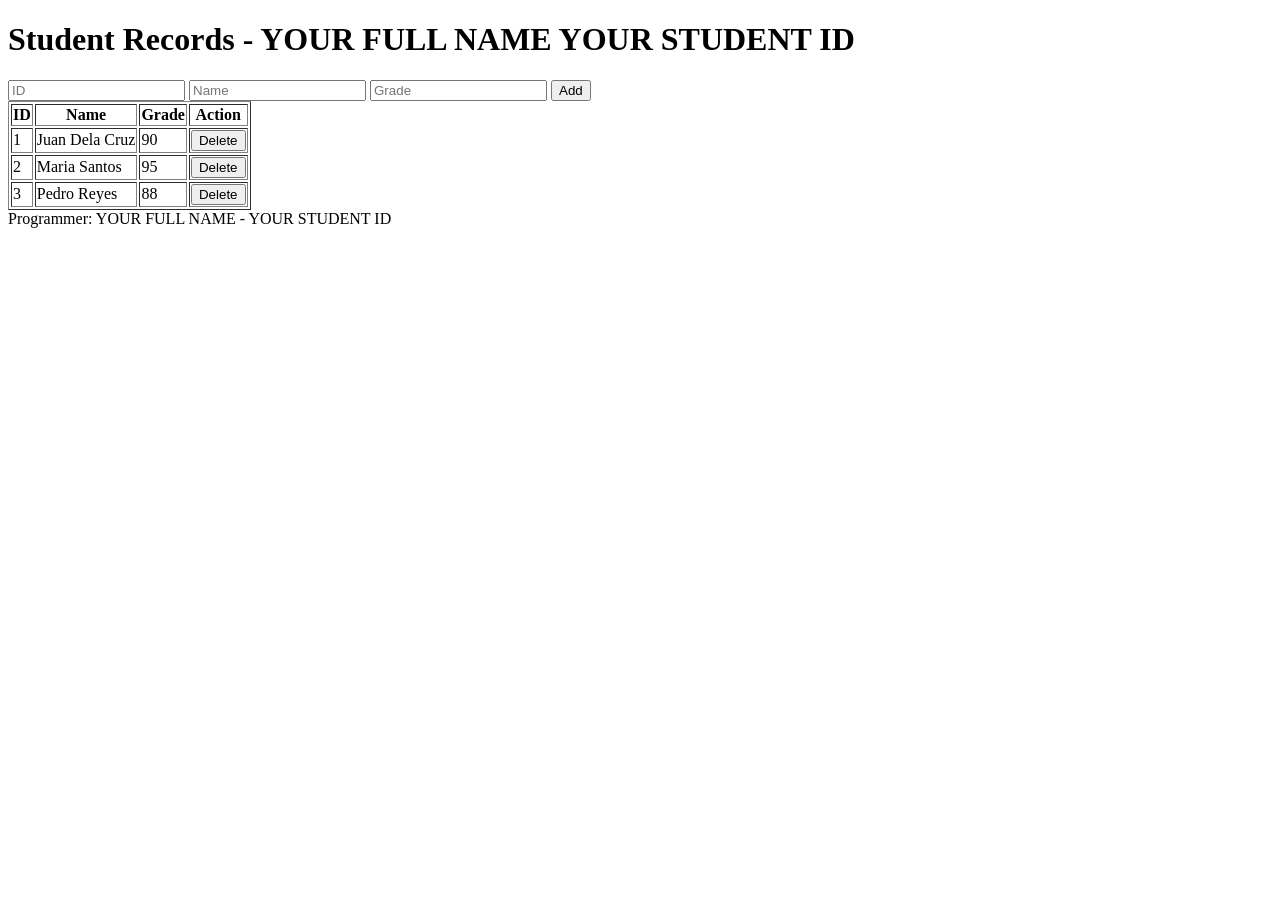
<file: jsExamPrelim/index.html>
<!DOCTYPE html>
<html>
<head>
    <title>Student Records</title>
</head>
<body>

<h1>Student Records - YOUR FULL NAME YOUR STUDENT ID</h1>

<input id="id" placeholder="ID">
<input id="name" placeholder="Name">
<input id="grade" placeholder="Grade">
<button onclick="addRecord()">Add</button>

<table border="1">
    <thead>
        <tr>
            <th>ID</th><th>Name</th><th>Grade</th><th>Action</th>
        </tr>
    </thead>
    <tbody id="tableBody"></tbody>
</table>

<footer>
    Programmer: YOUR FULL NAME - YOUR STUDENT ID
</footer>

<script src="script.js"></script>
</body>
</html>
</file>
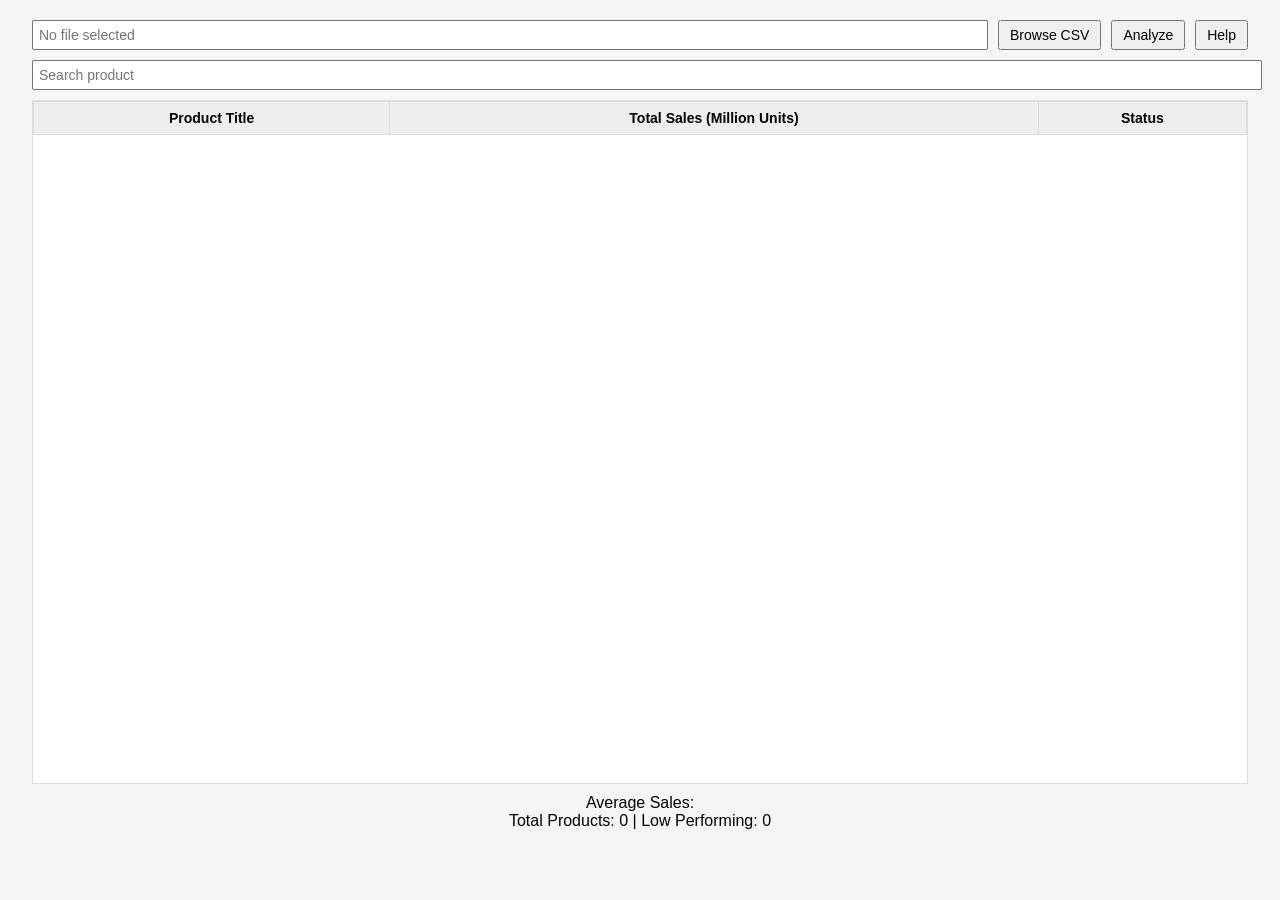
<file: MIDTERM-Lab-1/Js_mdtm/index.html>
<!DOCTYPE html>
<html lang="en">
<head>
<meta charset="UTF-8">
<meta name="viewport" content="width=device-width, initial-scale=1.0">
<title>Low Performing Products</title>

<style>
body { font-family: 'Segoe UI', sans-serif; background: #f5f5f5; margin:0; padding:0; }

.container { width: 95%; margin: 20px auto; display:flex; flex-direction:column; height:90vh; }

.top-panel { display:flex; gap:10px; margin-bottom:10px; }
.top-panel input[type=text] { flex:1; padding:5px; font-size:14px; }
.top-panel button { padding:5px 10px; font-size:14px; cursor:pointer; }

#searchField { width:100%; padding:5px; margin-bottom:10px; font-size:14px; }

.table-container { flex:1; overflow:auto; border:1px solid #ddd; background:white; }

table { width:100%; border-collapse: collapse; font-size:14px; }
th, td { border:1px solid #ddd; padding:8px; text-align:center; }
th { background:#eee; position: sticky; top:0; z-index:1; }

tr.low { background: rgb(255,220,220); }

.bottom-panel { text-align:center; margin-top:10px; font-size:16px; }

/* Help Modal */
.modal {
    display:none;
    position:fixed;
    top:0; left:0;
    width:100%; height:100%;
    background:rgba(0,0,0,0.5);
    justify-content:center;
    align-items:center;
}

.modal-content {
    background:white;
    width:400px;
    padding:20px;
    border-radius:8px;
}

.modal-content h3 {
    margin-top:0;
}

.close-btn {
    margin-top:15px;
    padding:5px 10px;
    cursor:pointer;
}
</style>
</head>

<body>
<div class="container">

    <!-- Top Panel -->
    <div class="top-panel">
        <input type="text" id="pathField" placeholder="No file selected" readonly>
        <button id="browseBtn">Browse CSV</button>
        <button id="analyzeBtn">Analyze</button>
        <button id="helpBtn">Help</button>
        <input type="file" id="fileInput" accept=".csv" style="display:none">
    </div>

    <!-- Search -->
    <input type="text" id="searchField" placeholder="Search product">

    <!-- Table -->
    <div class="table-container">
        <table id="dataTable">
            <thead>
                <tr>
                    <th>Product Title</th>
                    <th>Total Sales (Million Units)</th>
                    <th>Status</th>
                </tr>
            </thead>
            <tbody></tbody>
        </table>
    </div>

    <!-- Bottom Panel -->
    <div class="bottom-panel">
        <div id="averageLabel">Average Sales: </div>
        <div id="summaryLabel">Total Products: 0 | Low Performing: 0</div>
    </div>
</div>

<!-- Help Modal -->
<div class="modal" id="helpModal">
    <div class="modal-content">
        <h3>Program Instructions</h3>
        <p>
        1. Click <b>Browse CSV</b> to select your dataset file.<br><br>
        2. The CSV must contain:<br>
        &nbsp;&nbsp;- <b>title</b> column<br>
        &nbsp;&nbsp;- <b>total_sales</b> column<br><br>
        3. Click <b>Analyze</b> to process the file.<br><br>
        4. Products below the average sales will be marked as <b>LOW</b> and highlighted in light red.<br><br>
        5. Use the search bar to filter products.
        </p>
        <button class="close-btn" id="closeHelp">Close</button>
    </div>
</div>

<script>

// Stores product title and total sales
class DataRecord {
    constructor(title, sales) {
        this.title = title;
        this.totalSales = sales;
    }

    addSales(sales) {
        this.totalSales += sales;
    }
}

// DOM elements
const browseBtn = document.getElementById('browseBtn');
const analyzeBtn = document.getElementById('analyzeBtn');
const helpBtn = document.getElementById('helpBtn');
const closeHelp = document.getElementById('closeHelp');
const helpModal = document.getElementById('helpModal');

const fileInput = document.getElementById('fileInput');
const pathField = document.getElementById('pathField');
const dataTable = document.getElementById('dataTable').querySelector('tbody');
const averageLabel = document.getElementById('averageLabel');
const summaryLabel = document.getElementById('summaryLabel');
const searchField = document.getElementById('searchField');

let dataRecords = [];

// Open file selector
browseBtn.addEventListener('click', () => fileInput.click());

fileInput.addEventListener('change', () => {
    if (fileInput.files.length > 0)
        pathField.value = fileInput.files[0].name;
});

// Analyze CSV
analyzeBtn.addEventListener('click', () => {
    if (!fileInput.files[0])
        return alert("Please select a CSV file.");

    const reader = new FileReader();
    reader.onload = e => processCSV(e.target.result);
    reader.readAsText(fileInput.files[0]);
});

// Search filter
searchField.addEventListener('input', () => {
    const q = searchField.value.toLowerCase();
    [...dataTable.rows].forEach(row => {
        row.style.display =
            row.cells[0].innerText.toLowerCase().includes(q) ? '' : 'none';
    });
});

// Show help modal
helpBtn.addEventListener('click', () => {
    helpModal.style.display = 'flex';
});

// Close help modal
closeHelp.addEventListener('click', () => {
    helpModal.style.display = 'none';
});

// Parses CSV line safely
function parseCSVLine(line) {
    const result = [];
    let sb = '';
    let inQuotes = false;

    for (let c of line) {
        if (c === '"') inQuotes = !inQuotes;
        else if (c === ',' && !inQuotes) {
            result.push(sb.trim());
            sb = '';
        } else {
            sb += c;
        }
    }
    result.push(sb.trim());
    return result;
}

// Processes CSV file content
function processCSV(csvText) {

    dataRecords = [];
    dataTable.innerHTML = '';

    const lines = csvText.split(/\r?\n/);
    if (lines.length <= 1)
        return alert("CSV is empty or has no data.");

    const headers = parseCSVLine(lines[0]);

    const titleIndex = headers.findIndex(h =>
        h.toLowerCase() === 'title');

    const salesIndex = headers.findIndex(h =>
        h.toLowerCase() === 'total_sales');

    if (titleIndex === -1 || salesIndex === -1)
        return alert("CSV must have 'title' and 'total_sales' columns.");

    let totalSales = 0;

    for (let i = 1; i < lines.length; i++) {

        if (!lines[i].trim()) continue;

        const parts = parseCSVLine(lines[i]);
        if (parts.length <= salesIndex) continue;

        const title = parts[titleIndex].replace(/"/g, '');

        let sales = parseFloat(
            parts[salesIndex]
                .replace(/,/g, '')
                .replace(/"/g, '')
        );

        if (isNaN(sales)) continue;

        let record = dataRecords.find(r => r.title === title);

        if (record)
            record.addSales(sales);
        else {
            record = new DataRecord(title, sales);
            dataRecords.push(record);
        }

        totalSales += sales;
    }

    const average = totalSales / dataRecords.length;
    let lowCount = 0;

    const sorted = [...dataRecords]
        .sort((a, b) => a.totalSales - b.totalSales);

    sorted.forEach(r => {

        const status = r.totalSales < average ? 'LOW' : 'OK';

        if (status === 'LOW') lowCount++;

        const row = dataTable.insertRow();
        row.insertCell().innerText = r.title;
        row.insertCell().innerText = r.totalSales.toFixed(2);
        row.insertCell().innerText = status;

        if (status === 'LOW')
            row.classList.add('low');
    });

    averageLabel.innerText =
        `Average Sales: ${average.toFixed(2)} Million Units`;

    summaryLabel.innerText =
        `Total Products: ${dataRecords.length} | Low Performing: ${lowCount}`;
}

</script>
</body>
</html>
</file>
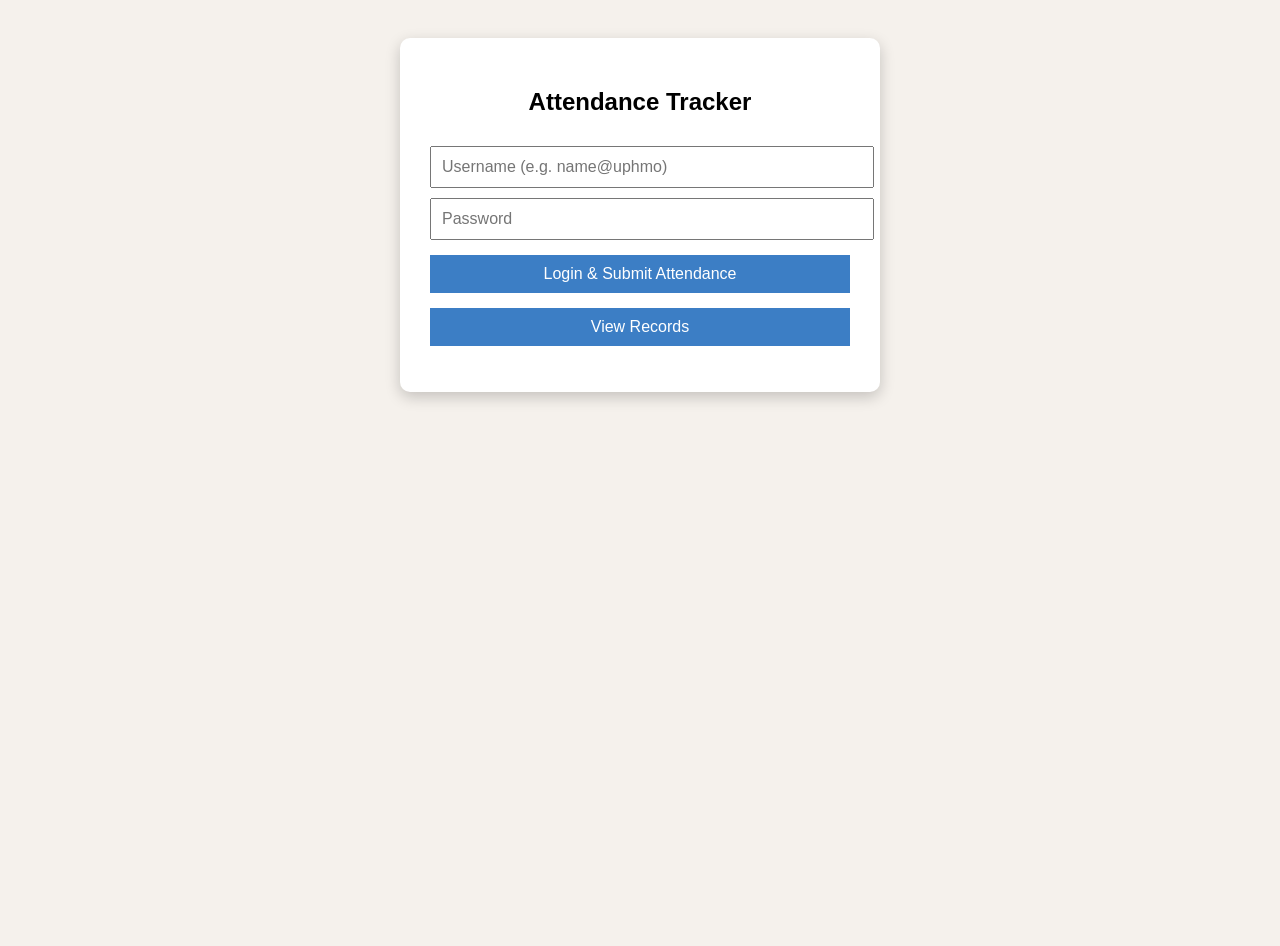
<file: login.html>
<!DOCTYPE html>
<html lang="en">
<head>
<meta charset="UTF-8">
<title>Attendance Tracker</title>
<style>
body {
    font-family: "Segoe UI", sans-serif;
    background: #f5f1ec;
    display: flex;
    justify-content: center;
    align-items: flex-start;
    height: 100vh;
    padding-top: 30px;
}
.box {
    background: white;
    padding: 30px;
    width: 420px;
    border-radius: 10px;
    box-shadow: 0 5px 15px rgba(0,0,0,0.2);
}
h2 { text-align: center; }
input { width: 100%; padding: 10px; margin-top: 10px; font-size: 16px; }
button { width: 100%; margin-top: 15px; padding: 10px; font-size: 16px; background: #3c7ec5; color: white; border: none; cursor: pointer; }
button:hover { opacity: 0.9; }
#userInfo { margin-top: 10px; font-weight: bold; text-align: center; }
#recordsTable {
    border-collapse: collapse;
    width: 100%;
    margin-top: 20px;
    display: none;
}
#recordsTable th, #recordsTable td { border: 1px solid #ddd; padding: 8px; font-size: 14px; }
#recordsTable th { background-color: #ffb74d; color: white; text-align: left; }
.modal {
    display: none;
    position: fixed;
    z-index: 1000;
    left: 0; top: 0;
    width: 100%; height: 100%;
    background-color: rgba(0,0,0,0.4);
    justify-content: center;
    align-items: center;
}
.modal-content {
    background-color: white;
    padding: 20px;
    border-radius: 10px;
    min-width: 250px;
    text-align: center;
}
.modal-content.success { border: 3px solid green; }
.modal-content.error { border: 3px solid red; }
.modal button { width: auto; margin-top: 15px; }
</style>
</head>
<body>

<div class="box">
    <h2>Attendance Tracker</h2>
    <input type="text" id="username" placeholder="Username (e.g. name@uphmo)">
    <input type="password" id="password" placeholder="Password">
    <button onclick="login()">Login & Submit Attendance</button>
    <button onclick="toggleRecords()">View Records</button>
    <p id="userInfo"></p>

    <table id="recordsTable">
        <thead>
            <tr>
                <th>Name</th>
                <th>Course</th>
                <th>Time In</th>
            </tr>
        </thead>
        <tbody></tbody>
    </table>
</div>

<!-- Modal Notification -->
<div id="modal" class="modal">
    <div class="modal-content" id="modalContent">
        <p id="modalMessage"></p>
        <button onclick="closeModal()">OK</button>
    </div>
</div>

<!-- ERROR SOUND -->
<audio id="beep" src="C:\Users\zeus\Documents\2nSEMprog\AttendanceTracker\prog2\chime.mp3"></audio>

<script>
/* ===== USERS DATABASE ===== */
let usersDB = {
    "justin@uphmo": {password: "1234", realName: "Justin Laxa", course: "BSCS - Data Science"},
    "cyrus@uphmo": {password: "abcd", realName: "Cyrus Magbanua", course: "BSIT - Game Development"},
    "price@uphmo": {password: "5678", realName: "Priceah Guzman", course: "BSIT - Game Development"},
    "bill@uphmo": {password: "efgh", realName: "Bill Griar", course: "BSCS - Data Science"},
    "migs@uphmo": {password: "91011", realName: "Migs Urbino", course: "BSCS - Data Science"},
    "charles@rtu": {password: "ijkl", realName: "Charles Monter", course: "BSEE - Electrical Engineering"},
    "mario@umak": {password: "mariojudah", realName: "Mario Torio", course: "BSSM - Sports Management"},
    "anth@rtu": {password: "nonchalant", realName: "Anthony Corocoto", course: "BSCE - Civil Engineering"},
    "lijah@dlsu": {password: "hypebeast", realName: "Elijah Linsoco", course: "BSP - Psychology"}
};

let attendanceRecords = [];

/* ===== MODAL FUNCTIONS ===== */
function showModal(message, type="success"){
    const modal = document.getElementById("modal");
    const modalContent = document.getElementById("modalContent");
    const modalMessage = document.getElementById("modalMessage");
    modalMessage.innerText = message;
    modalContent.className = `modal-content ${type}`;
    modal.style.display = "flex";
}
function closeModal(){ document.getElementById("modal").style.display = "none"; }

/* ===== LOGIN & SUBMIT ATTENDANCE ===== */
function login() {
    const username = document.getElementById("username").value.trim();
    const password = document.getElementById("password").value.trim();

    if(usersDB[username] && usersDB[username].password === password){
        if(attendanceRecords.some(r => r.username === username)){
            showModal("This user has already submitted attendance!", "error");
            return;
        }
        const user = usersDB[username];
        const now = new Date();
        const timeIn = now.getFullYear()+"-"+String(now.getMonth()+1).padStart(2,"0")+"-"+String(now.getDate()).padStart(2,"0")+
                       " "+String(now.getHours()).padStart(2,"0")+":"+String(now.getMinutes()).padStart(2,"0")+":"+String(now.getSeconds()).padStart(2,"0");
        attendanceRecords.push({username, realName: user.realName, course: user.course, timeIn});
        document.getElementById("userInfo").innerText = `Name: ${user.realName} | Course: ${user.course} | Time: ${timeIn}`;
        showModal("Login and attendance submitted successfully!", "success");
        document.getElementById("username").value = "";
        document.getElementById("password").value = "";
        // auto-collapse table if open
        document.getElementById("recordsTable").style.display = "none";
    } else {
        const beep = document.getElementById("beep");
        beep.currentTime = 0;
        beep.play();
        showModal("Invalid username or password!", "error");
    }
}

/* ===== COLLAPSIBLE VIEW RECORDS ===== */
function toggleRecords() {
    const table = document.getElementById("recordsTable");
    if (table.style.display === "none" || table.style.display === "") {
        // Fill table
        const tbody = table.querySelector("tbody");
        tbody.innerHTML = "";
        attendanceRecords.forEach(r=>{
            const tr = document.createElement("tr");
            tr.innerHTML = `<td>${r.realName}</td><td>${r.course}</td><td>${r.timeIn}</td>`;
            tbody.appendChild(tr);
        });
        table.style.display = "table";
    } else {
        table.style.display = "none";
    }
}

/* ===== ENTER KEY BEHAVIORS ===== */
document.getElementById("username").addEventListener("keydown", e => {
    if(e.key === "Enter") document.getElementById("password").focus();
});
document.getElementById("password").addEventListener("keydown", e => {
    if(e.key === "Enter") login();
});
</script>
</body>
</html>
</file>
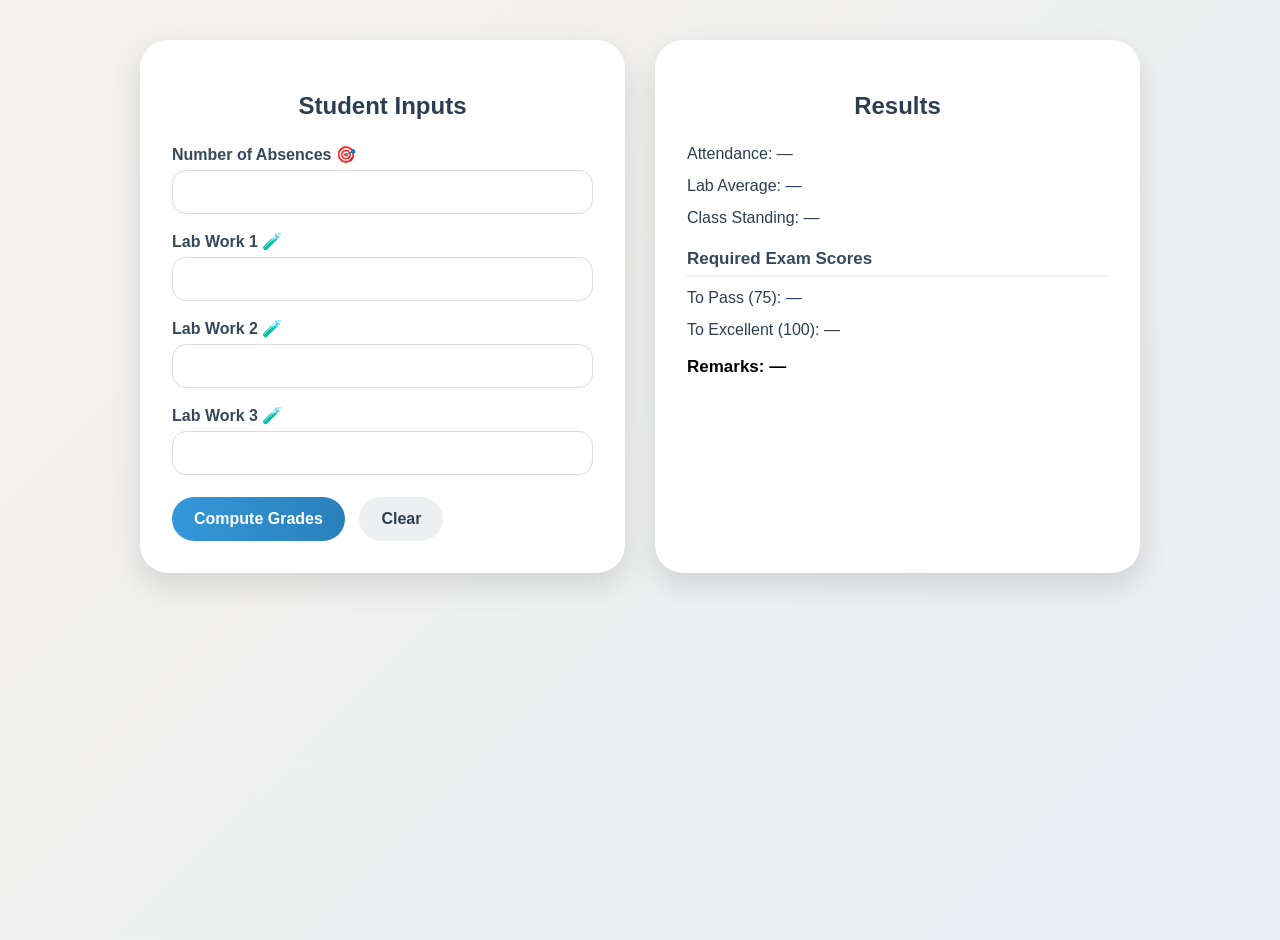
<file: PrelimLabWork3/gradeComp.html>
<!DOCTYPE html>
<html lang="en">
<head>
<meta charset="UTF-8">
<title>Prelim Grade Calculator</title>
<style>
    body {
        font-family: "Segoe UI", sans-serif;
        background: linear-gradient(135deg, #f5f1ec, #e8eef3);
        display: flex;
        justify-content: center;
        align-items: flex-start;
        min-height: 100vh;
        padding-top: 40px;
        margin: 0;
    }

    .container {
        display: flex;
        gap: 30px;
        max-width: 1000px;
        width: 100%;
    }

    .panel {
        background: white;
        border-radius: 28px;
        padding: 32px;
        flex: 1;
        box-shadow: 0 12px 30px rgba(0,0,0,0.12);
    }

    .panel h2 {
        text-align: center;
        margin-bottom: 25px;
        font-weight: 700;
        color: #2c3e50;
    }

    .section-title {
        margin-top: 22px;
        margin-bottom: 12px;
        font-weight: 700;
        font-size: 17px;
        color: #34495e;
        border-bottom: 2px solid #ecf0f1;
        padding-bottom: 6px;
    }

    .input-row {
        display: flex;
        flex-direction: column;
        margin-bottom: 18px;
    }

    .input-row label {
        font-weight: 600;
        margin-bottom: 6px;
        color: #34495e;
    }

    .input-row input {
        padding: 12px;
        border-radius: 14px;
        border: 1px solid #dcdcdc;
        font-size: 16px;
    }

    .btn {
        padding: 13px 22px;
        border: none;
        border-radius: 22px;
        color: white;
        font-weight: bold;
        font-size: 16px;
        cursor: pointer;
        margin-right: 10px;
    }

    .btn-gradient {
        background: linear-gradient(to right, #3498db, #2980b9);
    }

    .btn-clear {
        background: #ecf0f1;
        color: #2c3e50;
    }

    .result-row {
        margin-bottom: 14px;
        font-size: 16px;
        color: #2c3e50;
    }

    .remark {
        font-weight: bold;
        margin-top: 18px;
        font-size: 17px;
    }
</style>
</head>
<body>
<div class="container">

    <div class="panel">
        <h2>Student Inputs</h2>

        <div class="input-row">
            <label for="attendance">Number of Absences 🎯</label>
            <input type="number" id="attendance" min="0">
        </div>

        <div class="input-row">
            <label for="lab1">Lab Work 1 🧪</label>
            <input type="number" id="lab1" min="0" max="100">
        </div>

        <div class="input-row">
            <label for="lab2">Lab Work 2 🧪</label>
            <input type="number" id="lab2" min="0" max="100">
        </div>

        <div class="input-row">
            <label for="lab3">Lab Work 3 🧪</label>
            <input type="number" id="lab3" min="0" max="100">
        </div>

        <div style="margin-top:22px;">
            <button class="btn btn-gradient" id="computeBtn">Compute Grades</button>
            <button class="btn btn-clear" id="clearBtn">Clear</button>
        </div>
    </div>

    <div class="panel">
        <h2>Results</h2>

        <div class="result-row" id="attendanceResult">Attendance: —</div>
        <div class="result-row" id="labAvgResult">Lab Average: —</div>
        <div class="result-row" id="classStandingResult">Class Standing: —</div>

        <div class="section-title">Required Exam Scores</div>
        <div class="result-row" id="passExamResult">To Pass (75): —</div>
        <div class="result-row" id="excellentExamResult">To Excellent (100): —</div>

        <div class="remark" id="remarksResult">Remarks: —</div>
    </div>

</div>

<script>
    const attendanceField = document.getElementById('attendance');
    const lab1Field = document.getElementById('lab1');
    const lab2Field = document.getElementById('lab2');
    const lab3Field = document.getElementById('lab3');

    const attendanceResult = document.getElementById('attendanceResult');
    const labAvgResult = document.getElementById('labAvgResult');
    const classStandingResult = document.getElementById('classStandingResult');
    const passExamResult = document.getElementById('passExamResult');
    const excellentExamResult = document.getElementById('excellentExamResult');
    const remarksResult = document.getElementById('remarksResult');

    const computeBtn = document.getElementById('computeBtn');
    const clearBtn = document.getElementById('clearBtn');

    function clamp(value){
        return Math.min(100, Math.max(0, value));
    }

    function computeGrades() {
        const absences = parseInt(attendanceField.value);
        const lab1 = parseInt(lab1Field.value);
        const lab2 = parseInt(lab2Field.value);
        const lab3 = parseInt(lab3Field.value);

        if (
            isNaN(absences) || absences < 0 ||
            isNaN(lab1) || lab1 < 0 || lab1 > 100 ||
            isNaN(lab2) || lab2 < 0 || lab2 > 100 ||
            isNaN(lab3) || lab3 < 0 || lab3 > 100
        ) {
            remarksResult.textContent = "Remarks: Invalid input ❌";
            remarksResult.style.color = "red";
            return;
        }

        if (absences >= 4) {
            attendanceResult.textContent = "Attendance: Failed";
            labAvgResult.textContent = "Lab Average: —";
            classStandingResult.textContent = "Class Standing: —";
            passExamResult.textContent = "To Pass (75): —";
            excellentExamResult.textContent = "To Excellent (100): —";
            remarksResult.textContent = "Remarks: Failed due to absences ❌";
            remarksResult.style.color = "red";
            return;
        }

        const attendanceScore = clamp(100 - (absences * 10));
        const attendanceWeighted = attendanceScore * 0.40;

        const labAvg = Math.round((lab1 + lab2 + lab3) / 3);
        const labWeighted = labAvg * 0.60;

        const classStanding = Math.round(attendanceWeighted + labWeighted);

        const requiredPassExam = Math.round(
            clamp((75 - (classStanding * 0.30)) / 0.70)
        );

        const requiredExcellentExam = Math.round(
            clamp((100 - (classStanding * 0.30)) / 0.70)
        );

        attendanceResult.textContent = `Attendance: ${attendanceScore}`;
        labAvgResult.textContent = `Lab Average: ${labAvg}`;
        classStandingResult.textContent = `Class Standing: ${classStanding}`;
        passExamResult.textContent = `To Pass (75): ${requiredPassExam}`;
        excellentExamResult.textContent = `To Excellent (100): ${requiredExcellentExam}`;

        if(classStanding >= 75){
            remarksResult.textContent = "Remarks: Good standing ✅";
            remarksResult.style.color = "green";
        } else {
            remarksResult.textContent = "Remarks: Below passing ❌";
            remarksResult.style.color = "red";
        }
    }

    function clearFields(){
        attendanceField.value = "";
        lab1Field.value = "";
        lab2Field.value = "";
        lab3Field.value = "";
        attendanceResult.textContent = "Attendance: —";
        labAvgResult.textContent = "Lab Average: —";
        classStandingResult.textContent = "Class Standing: —";
        passExamResult.textContent = "To Pass (75): —";
        excellentExamResult.textContent = "To Excellent (100): —";
        remarksResult.textContent = "Remarks: —";
        remarksResult.style.color = "#2c3e50";
    }

    computeBtn.addEventListener('click', computeGrades);
    clearBtn.addEventListener('click', clearFields);

    attendanceField.addEventListener('keydown', e => {
        if(e.key === "Enter") lab1Field.focus();
    });
    lab1Field.addEventListener('keydown', e => {
        if(e.key === "Enter") lab2Field.focus();
    });
    lab2Field.addEventListener('keydown', e => {
        if(e.key === "Enter") lab3Field.focus();
    });
    lab3Field.addEventListener('keydown', e => {
        if(e.key === "Enter") computeGrades();
    });
</script>
</body>
</html>
</file>
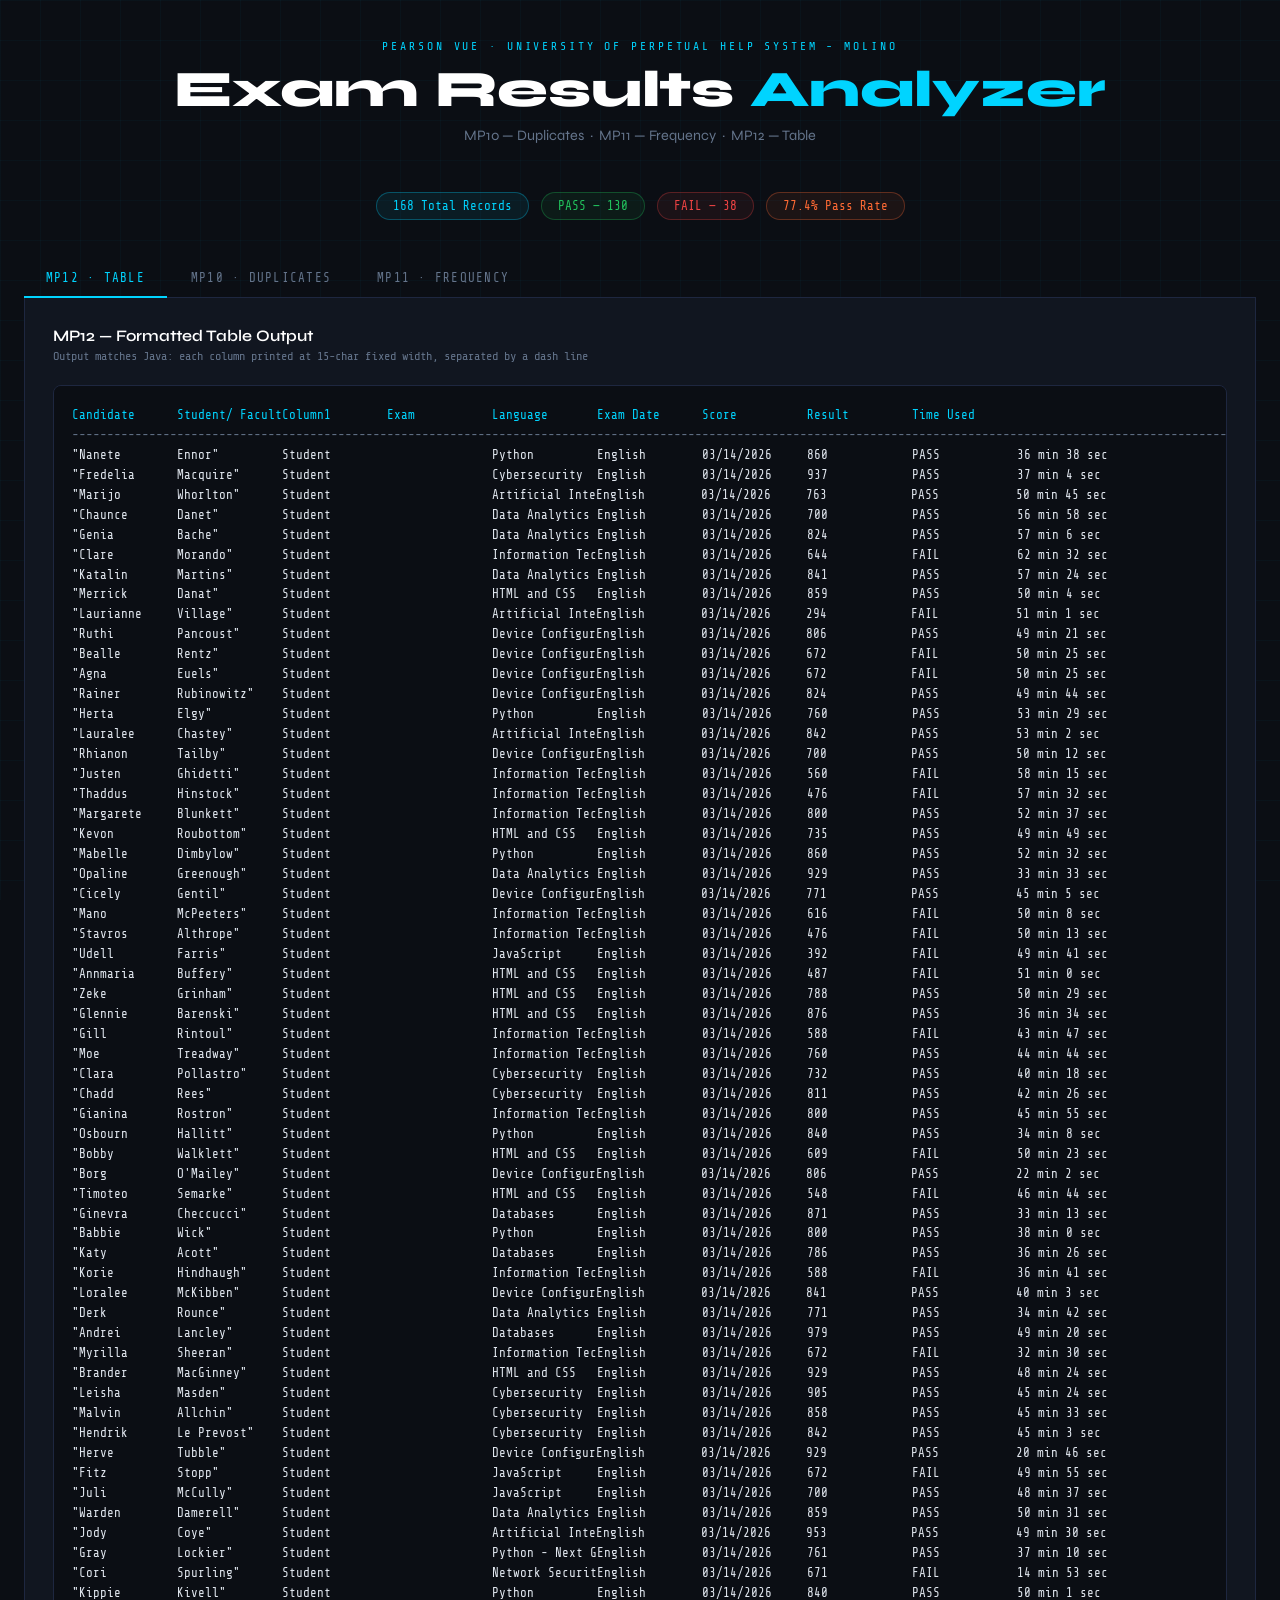
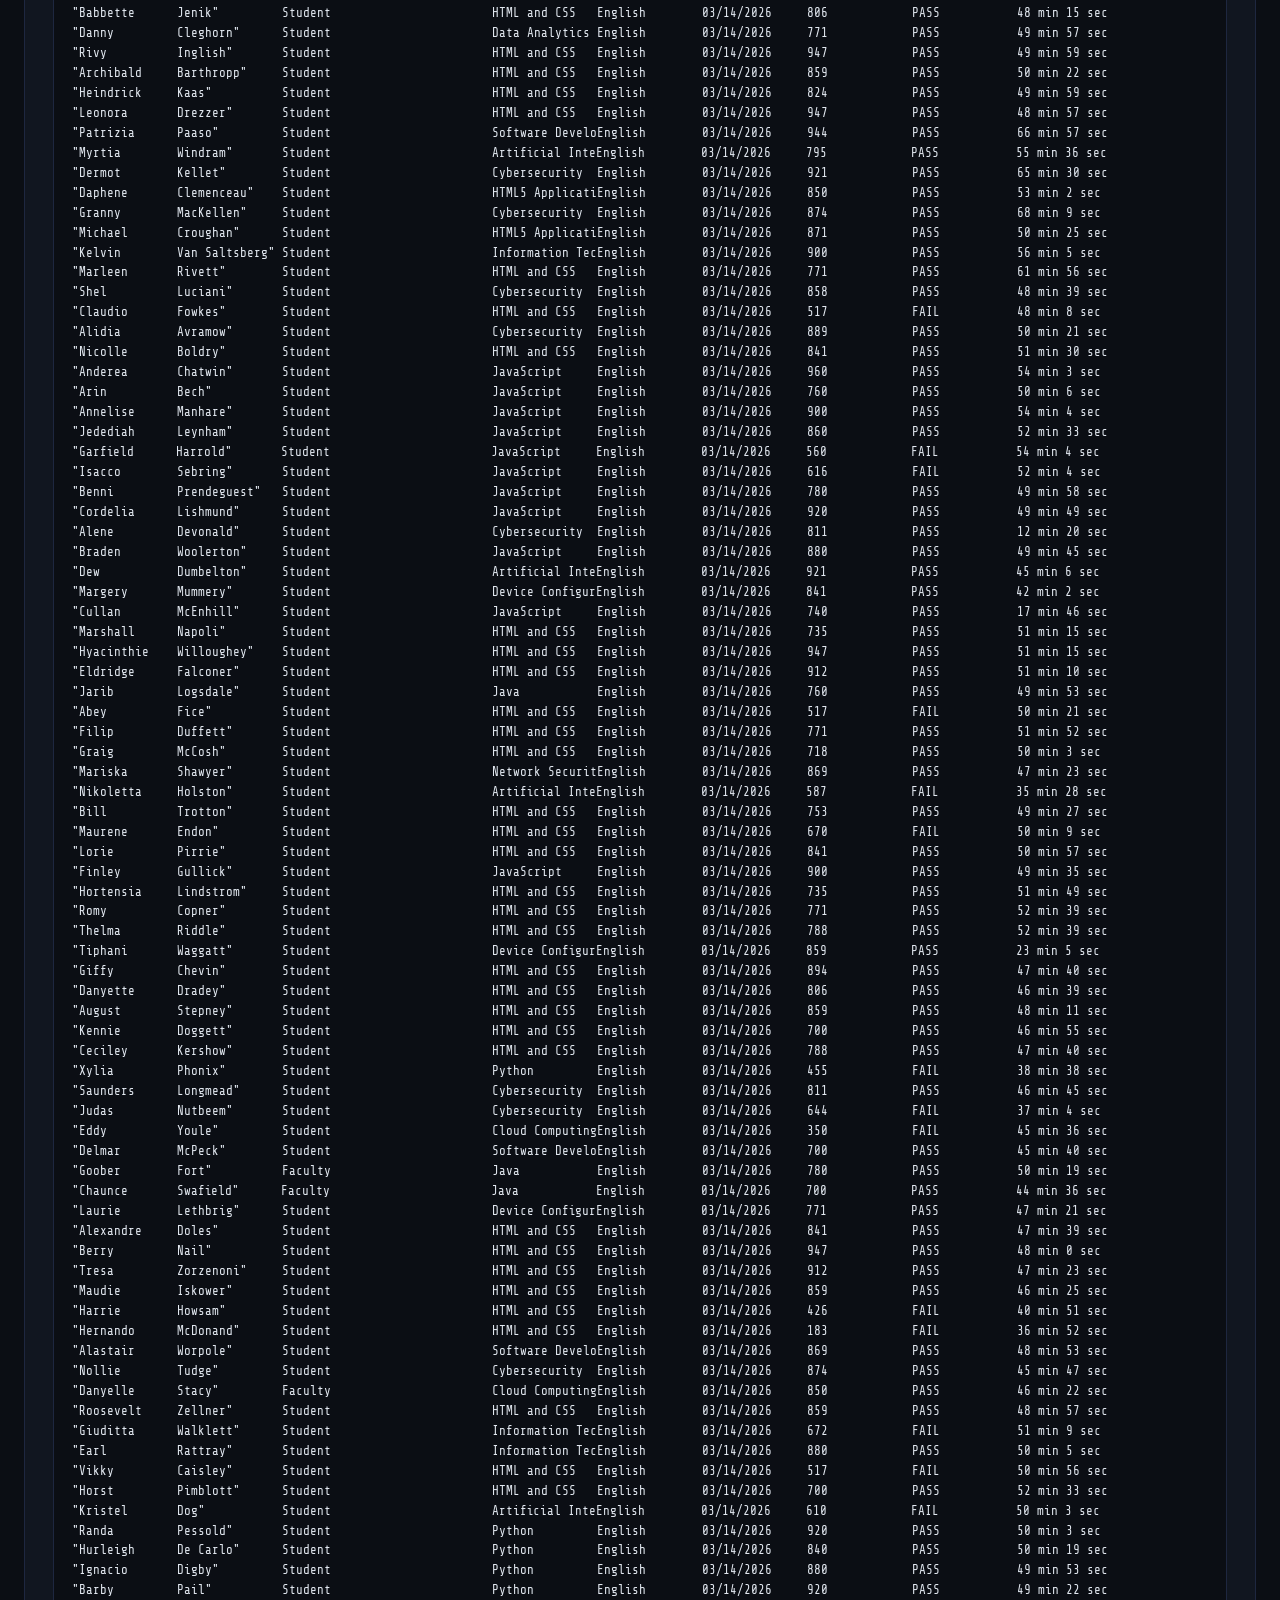
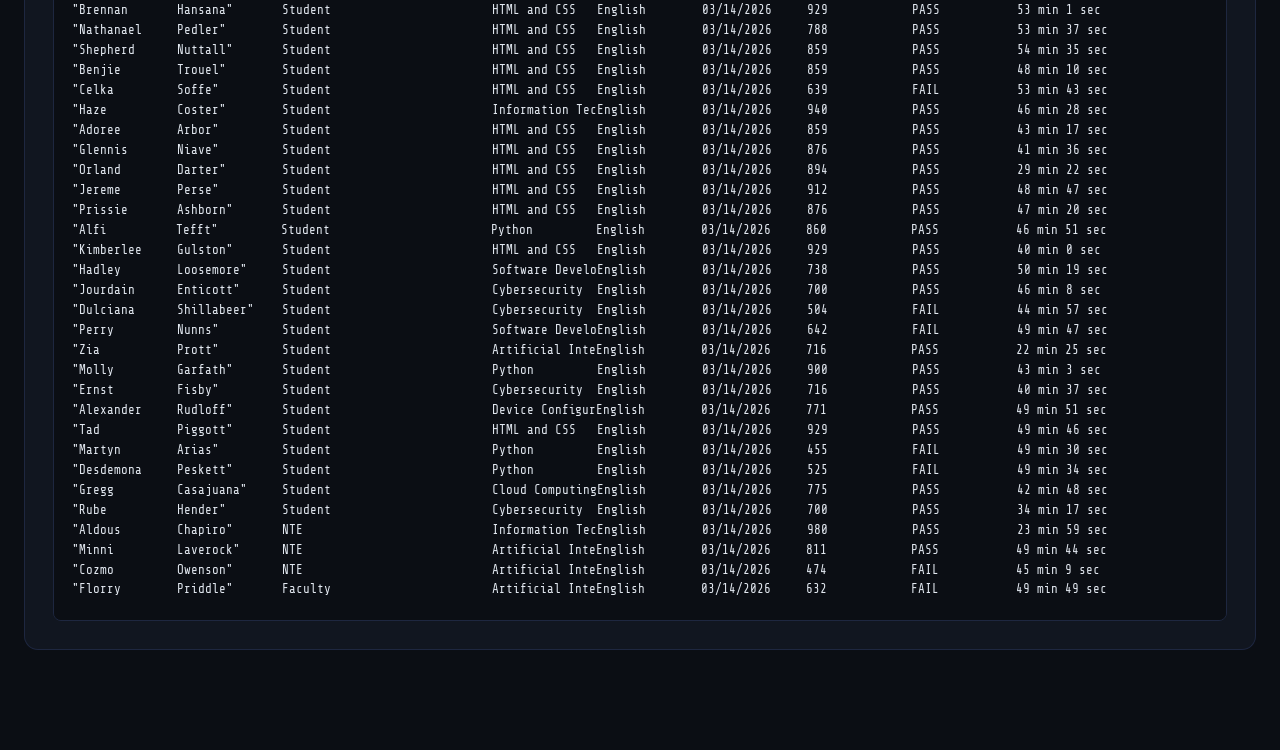
<file: MIDTERM-Lab-3/javascript/DisplayMP10-12.html>
<!DOCTYPE html>
<html lang="en">
<head>
<meta charset="UTF-8"/>
<meta name="viewport" content="width=device-width, initial-scale=1.0"/>
<title>Pearson VUE — MP10 · MP11 · MP12</title>
<link href="https://fonts.googleapis.com/css2?family=Share+Tech+Mono&family=Syne:wght@400;600;800&display=swap" rel="stylesheet"/>
<style>
:root {
  --bg:      #0b0e14;
  --surface: #111620;
  --border:  #1e2740;
  --accent:  #00d4ff;
  --accent2: #ff6b35;
  --pass:    #22c55e;
  --fail:    #ef4444;
  --text:    #e2e8f0;
  --muted:   #64748b;
  --mono:    'Share Tech Mono', monospace;
  --sans:    'Syne', sans-serif;
}
*,*::before,*::after{box-sizing:border-box;margin:0;padding:0}
body{background:var(--bg);color:var(--text);font-family:var(--sans);min-height:100vh;overflow-x:hidden}
body::before{content:'';position:fixed;inset:0;
  background-image:linear-gradient(rgba(0,212,255,.03) 1px,transparent 1px),
  linear-gradient(90deg,rgba(0,212,255,.03) 1px,transparent 1px);
  background-size:40px 40px;pointer-events:none;z-index:0}

.wrapper{position:relative;z-index:1;max-width:1280px;margin:0 auto;padding:40px 24px 100px}

header{text-align:center;margin-bottom:48px;animation:fadeDown .6s ease both}
.label{font-family:var(--mono);font-size:.72rem;letter-spacing:.25em;color:var(--accent);text-transform:uppercase;margin-bottom:10px}
h1{font-size:clamp(2rem,5vw,3.2rem);font-weight:800;color:#fff;line-height:1.05}
h1 em{font-style:normal;color:var(--accent)}
header p{margin-top:10px;color:var(--muted);font-size:.9rem}

.statbar{display:flex;gap:12px;flex-wrap:wrap;justify-content:center;margin-bottom:40px;animation:fadeUp .5s .1s ease both}
.stat{font-family:var(--mono);font-size:.78rem;padding:6px 16px;border-radius:999px;border:1px solid;white-space:nowrap}
.stat.blue  {border-color:rgba(0,212,255,.3); color:var(--accent); background:rgba(0,212,255,.07)}
.stat.green {border-color:rgba(34,197,94,.3); color:var(--pass);   background:rgba(34,197,94,.07)}
.stat.red   {border-color:rgba(239,68,68,.3); color:var(--fail);   background:rgba(239,68,68,.07)}
.stat.orange{border-color:rgba(255,107,53,.3);color:var(--accent2);background:rgba(255,107,53,.07)}

.tabs{display:flex;gap:2px;border-bottom:1px solid var(--border);animation:fadeUp .5s .15s ease both}
.tab-btn{font-family:var(--mono);font-size:.78rem;letter-spacing:.1em;padding:11px 22px;border:none;background:transparent;color:var(--muted);cursor:pointer;border-bottom:2px solid transparent;margin-bottom:-1px;transition:color .2s,border-color .2s;text-transform:uppercase}
.tab-btn:hover{color:var(--text)}
.tab-btn.active{color:var(--accent);border-bottom-color:var(--accent)}

.panel{display:none;background:var(--surface);border:1px solid var(--border);border-top:none;border-radius:0 0 14px 14px;padding:28px;animation:fadeUp .3s ease both}
.panel.active{display:block}
.panel-title{font-size:1rem;font-weight:600;color:#fff;margin-bottom:4px}
.panel-sub{font-family:var(--mono);font-size:.75rem;color:var(--muted);margin-bottom:22px}

/* ── MP12: plain console-style table matching Java output ── */
.console-wrap{overflow-x:auto;background:var(--bg);border:1px solid var(--border);border-radius:8px;padding:20px 18px}
.console-out{font-family:var(--mono);font-size:.78rem;color:var(--text);white-space:pre;line-height:1.6}
.console-out .hdr{color:var(--accent)}      /* header row */
.console-out .sep{color:var(--muted)}       /* separator dashes */
.console-out .pass-row .col-result{color:var(--pass)}
.console-out .fail-row .col-result{color:var(--fail)}

/* ── MP10 / MP11 shared ── */
.table-wrap{overflow-x:auto;border-radius:8px;border:1px solid var(--border)}
table{width:100%;border-collapse:collapse;font-family:var(--mono);font-size:.8rem;min-width:600px}
thead tr{background:rgba(0,212,255,.05)}
thead th{padding:10px 14px;text-align:left;font-size:.68rem;letter-spacing:.12em;text-transform:uppercase;color:var(--accent);border-bottom:1px solid var(--border);white-space:nowrap}
tbody tr{border-bottom:1px solid rgba(30,39,64,.7);transition:background .12s}
tbody tr:last-child{border-bottom:none}
tbody tr:hover{background:rgba(0,212,255,.03)}
tbody td{padding:9px 14px;vertical-align:middle}
.badge{display:inline-block;padding:2px 10px;border-radius:999px;font-size:.68rem;font-weight:700;letter-spacing:.07em}
.badge.pass{background:rgba(34,197,94,.12);color:var(--pass);border:1px solid rgba(34,197,94,.25)}
.badge.fail{background:rgba(239,68,68,.12);color:var(--fail);border:1px solid rgba(239,68,68,.25)}
.badge.dup {background:rgba(255,107,53,.12);color:var(--accent2);border:1px solid rgba(255,107,53,.3)}

.no-dups{display:flex;align-items:center;gap:14px;background:rgba(34,197,94,.07);border:1px solid rgba(34,197,94,.2);border-radius:10px;padding:22px 26px;font-family:var(--mono);font-size:.88rem;color:var(--pass)}

.freq-section{margin-bottom:38px}
.freq-section h3{font-family:var(--mono);font-size:.7rem;letter-spacing:.18em;text-transform:uppercase;color:var(--accent);margin-bottom:14px;padding-bottom:8px;border-bottom:1px solid var(--border)}
.freq-row{display:grid;grid-template-columns:210px 1fr 55px 58px;align-items:center;gap:10px;padding:5px 0;font-family:var(--mono);font-size:.77rem}
.freq-label{color:var(--text);white-space:nowrap;overflow:hidden;text-overflow:ellipsis}
.freq-bar-track{height:7px;background:rgba(255,255,255,.05);border-radius:999px;overflow:hidden}
.freq-bar{height:100%;border-radius:999px;width:0;transition:width .9s cubic-bezier(.16,1,.3,1)}
.freq-cnt{color:var(--muted);text-align:right}
.freq-pct{color:var(--accent);text-align:right}

@keyframes fadeDown{from{opacity:0;transform:translateY(-14px)}to{opacity:1;transform:none}}
@keyframes fadeUp  {from{opacity:0;transform:translateY(12px)} to{opacity:1;transform:none}}
</style>
</head>
<body>
<div class="wrapper">

  <header>
    <div class="label">Pearson VUE · University of Perpetual Help System - Molino</div>
    <h1>Exam Results <em>Analyzer</em></h1>
    <p>MP10 — Duplicates &nbsp;·&nbsp; MP11 — Frequency &nbsp;·&nbsp; MP12 — Table</p>
  </header>

  <div class="statbar" id="statbar"></div>

  <div class="tabs">
    <button class="tab-btn active" data-tab="mp12">MP12 · Table</button>
    <button class="tab-btn"        data-tab="mp10">MP10 · Duplicates</button>
    <button class="tab-btn"        data-tab="mp11">MP11 · Frequency</button>
  </div>

  <div class="panel active" id="panel-mp12">
    <div class="panel-title">MP12 — Formatted Table Output</div>
    <div class="panel-sub">Output matches Java: each column printed at 15-char fixed width, separated by a dash line</div>
    <div id="mp12-content"></div>
  </div>

  <div class="panel" id="panel-mp10">
    <div class="panel-title">MP10 — Detect Duplicate Records</div>
    <div class="panel-sub">Flags rows sharing the same Candidate · Exam · Date · Score · Result</div>
    <div id="mp10-content"></div>
  </div>

  <div class="panel" id="panel-mp11">
    <div class="panel-title">MP11 — Frequency Count by Column</div>
    <div class="panel-sub">Value distribution across Exam, Result, and Candidate Type columns</div>
    <div id="mp11-content"></div>
  </div>

</div>
<script>
/* ═══════════════════════════════════════════════════════
   HARDCODED DATASET — professor's CSV embedded directly
   Column layout (12 cols):
     0=Candidate  1=Type  2=Column1(empty)
     3=Exam  4=Language  5=Date  6=Score  7=Result  8=TimeUsed
     9-11=trailing empty
   ═══════════════════════════════════════════════════════ */
const CSV_DATA = `Candidate,Student/ Faculty/ NTE,Column1,Exam,Language,Exam Date,Score,Result,Time Used,,,
"Nanete,Ennor",Student,,Python,English,03/14/2026,860,PASS,36 min 38 sec,,,
"Fredelia,Macquire",Student,,Cybersecurity,English,03/14/2026,937,PASS,37 min 4 sec,,,
"Marijo,Whorlton",Student,,Artificial Intelligence,English,03/14/2026,763,PASS,50 min 45 sec,,,
"Chaunce,Danet",Student,,Data Analytics,English,03/14/2026,700,PASS,56 min 58 sec,,,
"Genia,Bache",Student,,Data Analytics,English,03/14/2026,824,PASS,57 min 6 sec,,,
"Clare,Morando",Student,,Information Technology Specialist in Networking,English,03/14/2026,644,FAIL,62 min 32 sec,,,
"Katalin,Martins",Student,,Data Analytics,English,03/14/2026,841,PASS,57 min 24 sec,,,
"Merrick,Danat",Student,,HTML and CSS,English,03/14/2026,859,PASS,50 min 4 sec,,,
"Laurianne,Village",Student,,Artificial Intelligence,English,03/14/2026,294,FAIL,51 min 1 sec,,,
"Ruthi,Pancoust",Student,,Device Configuration and Management (Windows 11),English,03/14/2026,806,PASS,49 min 21 sec,,,
"Bealle,Rentz",Student,,Device Configuration and Management (Windows 11),English,03/14/2026,672,FAIL,50 min 25 sec,,,
"Agna,Euels",Student,,Device Configuration and Management (Windows 11),English,03/14/2026,672,FAIL,50 min 25 sec,,,
"Rainer,Rubinowitz",Student,,Device Configuration and Management (Windows 11),English,03/14/2026,824,PASS,49 min 44 sec,,,
"Herta,Elgy",Student,,Python,English,03/14/2026,760,PASS,53 min 29 sec,,,
"Lauralee,Chastey",Student,,Artificial Intelligence,English,03/14/2026,842,PASS,53 min 2 sec,,,
"Rhianon,Tailby",Student,,Device Configuration and Management (Windows 11),English,03/14/2026,700,PASS,50 min 12 sec,,,
"Justen,Ghidetti",Student,,Information Technology Specialist in Networking,English,03/14/2026,560,FAIL,58 min 15 sec,,,
"Thaddus,Hinstock",Student,,Information Technology Specialist in Networking,English,03/14/2026,476,FAIL,57 min 32 sec,,,
"Margarete,Blunkett",Student,,Information Technology Specialist in Networking,English,03/14/2026,800,PASS,52 min 37 sec,,,
"Kevon,Roubottom",Student,,HTML and CSS,English,03/14/2026,735,PASS,49 min 49 sec,,,
"Mabelle,Dimbylow",Student,,Python,English,03/14/2026,860,PASS,52 min 32 sec,,,
"Opaline,Greenough",Student,,Data Analytics,English,03/14/2026,929,PASS,33 min 33 sec,,,
"Cicely,Gentil",Student,,Device Configuration and Management (Windows 11),English,03/14/2026,771,PASS,45 min 5 sec,,,
"Mano,McPeeters",Student,,Information Technology Specialist in Networking,English,03/14/2026,616,FAIL,50 min 8 sec,,,
"Stavros,Althrope",Student,,Information Technology Specialist in Networking,English,03/14/2026,476,FAIL,50 min 13 sec,,,
"Udell,Farris",Student,,JavaScript,English,03/14/2026,392,FAIL,49 min 41 sec,,,
"Annmaria,Buffery",Student,,HTML and CSS,English,03/14/2026,487,FAIL,51 min 0 sec,,,
"Zeke,Grinham",Student,,HTML and CSS,English,03/14/2026,788,PASS,50 min 29 sec,,,
"Glennie,Barenski",Student,,HTML and CSS,English,03/14/2026,876,PASS,36 min 34 sec,,,
"Gill,Rintoul",Student,,Information Technology Specialist in Networking,English,03/14/2026,588,FAIL,43 min 47 sec,,,
"Moe,Treadway",Student,,Information Technology Specialist in Networking,English,03/14/2026,760,PASS,44 min 44 sec,,,
"Clara,Pollastro",Student,,Cybersecurity,English,03/14/2026,732,PASS,40 min 18 sec,,,
"Chadd,Rees",Student,,Cybersecurity,English,03/14/2026,811,PASS,42 min 26 sec,,,
"Gianina,Rostron",Student,,Information Technology Specialist in Networking,English,03/14/2026,800,PASS,45 min 55 sec,,,
"Osbourn,Hallitt",Student,,Python,English,03/14/2026,840,PASS,34 min 8 sec,,,
"Bobby,Walklett",Student,,HTML and CSS,English,03/14/2026,609,FAIL,50 min 23 sec,,,
"Borg,O'Mailey",Student,,Device Configuration and Management (Windows 11),English,03/14/2026,806,PASS,22 min 2 sec,,,
"Timoteo,Semarke",Student,,HTML and CSS,English,03/14/2026,548,FAIL,46 min 44 sec,,,
"Ginevra,Checcucci",Student,,Databases,English,03/14/2026,871,PASS,33 min 13 sec,,,
"Babbie,Wick",Student,,Python,English,03/14/2026,800,PASS,38 min 0 sec,,,
"Katy,Acott",Student,,Databases,English,03/14/2026,786,PASS,36 min 26 sec,,,
"Korie,Hindhaugh",Student,,Information Technology Specialist in Networking,English,03/14/2026,588,FAIL,36 min 41 sec,,,
"Loralee,McKibben",Student,,Device Configuration and Management (Windows 11),English,03/14/2026,841,PASS,40 min 3 sec,,,
"Derk,Rounce",Student,,Data Analytics,English,03/14/2026,771,PASS,34 min 42 sec,,,
"Andrei,Lancley",Student,,Databases,English,03/14/2026,979,PASS,49 min 20 sec,,,
"Myrilla,Sheeran",Student,,Information Technology Specialist in Networking,English,03/14/2026,672,FAIL,32 min 30 sec,,,
"Brander,MacGinney",Student,,HTML and CSS,English,03/14/2026,929,PASS,48 min 24 sec,,,
"Leisha,Masden",Student,,Cybersecurity,English,03/14/2026,905,PASS,45 min 24 sec,,,
"Malvin,Allchin",Student,,Cybersecurity,English,03/14/2026,858,PASS,45 min 33 sec,,,
"Hendrik,Le Prevost",Student,,Cybersecurity,English,03/14/2026,842,PASS,45 min 3 sec,,,
"Herve,Tubble",Student,,Device Configuration and Management (Windows 11),English,03/14/2026,929,PASS,20 min 46 sec,,,
"Fitz,Stopp",Student,,JavaScript,English,03/14/2026,672,FAIL,49 min 55 sec,,,
"Juli,McCully",Student,,JavaScript,English,03/14/2026,700,PASS,48 min 37 sec,,,
"Warden,Damerell",Student,,Data Analytics,English,03/14/2026,859,PASS,50 min 31 sec,,,
"Jody,Coye",Student,,Artificial Intelligence,English,03/14/2026,953,PASS,49 min 30 sec,,,
"Gray,Lockier",Student,,Python - Next Generation,English,03/14/2026,761,PASS,37 min 10 sec,,,
"Cori,Spurling",Student,,Network Security,English,03/14/2026,671,FAIL,14 min 53 sec,,,
"Kippie,Kivell",Student,,Python,English,03/14/2026,840,PASS,50 min 1 sec,,,
"Babbette,Jenik",Student,,HTML and CSS,English,03/14/2026,806,PASS,48 min 15 sec,,,
"Danny,Cleghorn",Student,,Data Analytics,English,03/14/2026,771,PASS,49 min 57 sec,,,
"Rivy,Inglish",Student,,HTML and CSS,English,03/14/2026,947,PASS,49 min 59 sec,,,
"Archibald,Barthropp",Student,,HTML and CSS,English,03/14/2026,859,PASS,50 min 22 sec,,,
"Heindrick,Kaas",Student,,HTML and CSS,English,03/14/2026,824,PASS,49 min 59 sec,,,
"Leonora,Drezzer",Student,,HTML and CSS,English,03/14/2026,947,PASS,48 min 57 sec,,,
"Patrizia,Paaso",Student,,Software Development,English,03/14/2026,944,PASS,66 min 57 sec,,,
"Myrtia,Windram",Student,,Artificial Intelligence,English,03/14/2026,795,PASS,55 min 36 sec,,,
"Dermot,Kellet",Student,,Cybersecurity,English,03/14/2026,921,PASS,65 min 30 sec,,,
"Daphene,Clemenceau",Student,,HTML5 Application Development,English,03/14/2026,850,PASS,53 min 2 sec,,,
"Granny,MacKellen",Student,,Cybersecurity,English,03/14/2026,874,PASS,68 min 9 sec,,,
"Michael,Croughan",Student,,HTML5 Application Development,English,03/14/2026,871,PASS,50 min 25 sec,,,
"Kelvin,Van Saltsberg",Student,,Information Technology Specialist in Networking,English,03/14/2026,900,PASS,56 min 5 sec,,,
"Marleen,Rivett",Student,,HTML and CSS,English,03/14/2026,771,PASS,61 min 56 sec,,,
"Shel,Luciani",Student,,Cybersecurity,English,03/14/2026,858,PASS,48 min 39 sec,,,
"Claudio,Fowkes",Student,,HTML and CSS,English,03/14/2026,517,FAIL,48 min 8 sec,,,
"Alidia,Avramow",Student,,Cybersecurity,English,03/14/2026,889,PASS,50 min 21 sec,,,
"Nicolle,Boldry",Student,,HTML and CSS,English,03/14/2026,841,PASS,51 min 30 sec,,,
"Anderea,Chatwin",Student,,JavaScript,English,03/14/2026,960,PASS,54 min 3 sec,,,
"Arin,Bech",Student,,JavaScript,English,03/14/2026,760,PASS,50 min 6 sec,,,
"Annelise,Manhare",Student,,JavaScript,English,03/14/2026,900,PASS,54 min 4 sec,,,
"Jedediah,Leynham",Student,,JavaScript,English,03/14/2026,860,PASS,52 min 33 sec,,,
"Garfield,Harrold",Student,,JavaScript,English,03/14/2026,560,FAIL,54 min 4 sec,,,
"Isacco,Sebring",Student,,JavaScript,English,03/14/2026,616,FAIL,52 min 4 sec,,,
"Benni,Prendeguest",Student,,JavaScript,English,03/14/2026,780,PASS,49 min 58 sec,,,
"Cordelia,Lishmund",Student,,JavaScript,English,03/14/2026,920,PASS,49 min 49 sec,,,
"Alene,Devonald",Student,,Cybersecurity,English,03/14/2026,811,PASS,12 min 20 sec,,,
"Braden,Woolerton",Student,,JavaScript,English,03/14/2026,880,PASS,49 min 45 sec,,,
"Dew,Dumbelton",Student,,Artificial Intelligence,English,03/14/2026,921,PASS,45 min 6 sec,,,
"Margery,Mummery",Student,,Device Configuration and Management (Windows 11),English,03/14/2026,841,PASS,42 min 2 sec,,,
"Cullan,McEnhill",Student,,JavaScript,English,03/14/2026,740,PASS,17 min 46 sec,,,
"Marshall,Napoli",Student,,HTML and CSS,English,03/14/2026,735,PASS,51 min 15 sec,,,
"Hyacinthie,Willoughey",Student,,HTML and CSS,English,03/14/2026,947,PASS,51 min 15 sec,,,
"Eldridge,Falconer",Student,,HTML and CSS,English,03/14/2026,912,PASS,51 min 10 sec,,,
"Jarib,Logsdale",Student,,Java,English,03/14/2026,760,PASS,49 min 53 sec,,,
"Abey,Fice",Student,,HTML and CSS,English,03/14/2026,517,FAIL,50 min 21 sec,,,
"Filip,Duffett",Student,,HTML and CSS,English,03/14/2026,771,PASS,51 min 52 sec,,,
"Graig,McCosh",Student,,HTML and CSS,English,03/14/2026,718,PASS,50 min 3 sec,,,
"Mariska,Shawyer",Student,,Network Security,English,03/14/2026,869,PASS,47 min 23 sec,,,
"Nikoletta,Holston",Student,,Artificial Intelligence,English,03/14/2026,587,FAIL,35 min 28 sec,,,
"Bill,Trotton",Student,,HTML and CSS,English,03/14/2026,753,PASS,49 min 27 sec,,,
"Maurene,Endon",Student,,HTML and CSS,English,03/14/2026,670,FAIL,50 min 9 sec,,,
"Lorie,Pirrie",Student,,HTML and CSS,English,03/14/2026,841,PASS,50 min 57 sec,,,
"Finley,Gullick",Student,,JavaScript,English,03/14/2026,900,PASS,49 min 35 sec,,,
"Hortensia,Lindstrom",Student,,HTML and CSS,English,03/14/2026,735,PASS,51 min 49 sec,,,
"Romy,Copner",Student,,HTML and CSS,English,03/14/2026,771,PASS,52 min 39 sec,,,
"Thelma,Riddle",Student,,HTML and CSS,English,03/14/2026,788,PASS,52 min 39 sec,,,
"Tiphani,Waggatt",Student,,Device Configuration and Management (Windows 11),English,03/14/2026,859,PASS,23 min 5 sec,,,
"Giffy,Chevin",Student,,HTML and CSS,English,03/14/2026,894,PASS,47 min 40 sec,,,
"Danyette,Dradey",Student,,HTML and CSS,English,03/14/2026,806,PASS,46 min 39 sec,,,
"August,Stepney",Student,,HTML and CSS,English,03/14/2026,859,PASS,48 min 11 sec,,,
"Kennie,Doggett",Student,,HTML and CSS,English,03/14/2026,700,PASS,46 min 55 sec,,,
"Ceciley,Kershow",Student,,HTML and CSS,English,03/14/2026,788,PASS,47 min 40 sec,,,
"Xylia,Phonix",Student,,Python,English,03/14/2026,455,FAIL,38 min 38 sec,,,
"Saunders,Longmead",Student,,Cybersecurity,English,03/14/2026,811,PASS,46 min 45 sec,,,
"Judas,Nutbeem",Student,,Cybersecurity,English,03/14/2026,644,FAIL,37 min 4 sec,,,
"Eddy,Youle",Student,,Cloud Computing,English,03/14/2026,350,FAIL,45 min 36 sec,,,
"Delmar,McPeck",Student,,Software Development,English,03/14/2026,700,PASS,45 min 40 sec,,,
"Goober,Fort",Faculty,,Java,English,03/14/2026,780,PASS,50 min 19 sec,,,
"Chaunce,Swafield",Faculty,,Java,English,03/14/2026,700,PASS,44 min 36 sec,,,
"Laurie,Lethbrig",Student,,Device Configuration and Management (Windows 11),English,03/14/2026,771,PASS,47 min 21 sec,,,
"Alexandre,Doles",Student,,HTML and CSS,English,03/14/2026,841,PASS,47 min 39 sec,,,
"Berry,Nail",Student,,HTML and CSS,English,03/14/2026,947,PASS,48 min 0 sec,,,
"Tresa,Zorzenoni",Student,,HTML and CSS,English,03/14/2026,912,PASS,47 min 23 sec,,,
"Maudie,Iskower",Student,,HTML and CSS,English,03/14/2026,859,PASS,46 min 25 sec,,,
"Harrie,Howsam",Student,,HTML and CSS,English,03/14/2026,426,FAIL,40 min 51 sec,,,
"Hernando,McDonand",Student,,HTML and CSS,English,03/14/2026,183,FAIL,36 min 52 sec,,,
"Alastair,Worpole",Student,,Software Development,English,03/14/2026,869,PASS,48 min 53 sec,,,
"Nollie,Tudge",Student,,Cybersecurity,English,03/14/2026,874,PASS,45 min 47 sec,,,
"Danyelle,Stacy",Faculty,,Cloud Computing,English,03/14/2026,850,PASS,46 min 22 sec,,,
"Roosevelt,Zellner",Student,,HTML and CSS,English,03/14/2026,859,PASS,48 min 57 sec,,,
"Giuditta,Walklett",Student,,Information Technology Specialist in Networking,English,03/14/2026,672,FAIL,51 min 9 sec,,,
"Earl,Rattray",Student,,Information Technology Specialist in Networking,English,03/14/2026,880,PASS,50 min 5 sec,,,
"Vikky,Caisley",Student,,HTML and CSS,English,03/14/2026,517,FAIL,50 min 56 sec,,,
"Horst,Pimblott",Student,,HTML and CSS,English,03/14/2026,700,PASS,52 min 33 sec,,,
"Kristel,Dog",Student,,Artificial Intelligence,English,03/14/2026,610,FAIL,50 min 3 sec,,,
"Randa,Pessold",Student,,Python,English,03/14/2026,920,PASS,50 min 3 sec,,,
"Hurleigh,De Carlo",Student,,Python,English,03/14/2026,840,PASS,50 min 19 sec,,,
"Ignacio,Digby",Student,,Python,English,03/14/2026,880,PASS,49 min 53 sec,,,
"Barby,Pail",Student,,Python,English,03/14/2026,920,PASS,49 min 22 sec,,,
"Brennan,Hansana",Student,,HTML and CSS,English,03/14/2026,929,PASS,53 min 1 sec,,,
"Nathanael,Pedler",Student,,HTML and CSS,English,03/14/2026,788,PASS,53 min 37 sec,,,
"Shepherd,Nuttall",Student,,HTML and CSS,English,03/14/2026,859,PASS,54 min 35 sec,,,
"Benjie,Trouel",Student,,HTML and CSS,English,03/14/2026,859,PASS,48 min 10 sec,,,
"Celka,Soffe",Student,,HTML and CSS,English,03/14/2026,639,FAIL,53 min 43 sec,,,
"Haze,Coster",Student,,Information Technology Specialist in Networking,English,03/14/2026,940,PASS,46 min 28 sec,,,
"Adoree,Arbor",Student,,HTML and CSS,English,03/14/2026,859,PASS,43 min 17 sec,,,
"Glennis,Niave",Student,,HTML and CSS,English,03/14/2026,876,PASS,41 min 36 sec,,,
"Orland,Darter",Student,,HTML and CSS,English,03/14/2026,894,PASS,29 min 22 sec,,,
"Jereme,Perse",Student,,HTML and CSS,English,03/14/2026,912,PASS,48 min 47 sec,,,
"Prissie,Ashborn",Student,,HTML and CSS,English,03/14/2026,876,PASS,47 min 20 sec,,,
"Alfi,Tefft",Student,,Python,English,03/14/2026,860,PASS,46 min 51 sec,,,
"Kimberlee,Gulston",Student,,HTML and CSS,English,03/14/2026,929,PASS,40 min 0 sec,,,
"Hadley,Loosemore",Student,,Software Development,English,03/14/2026,738,PASS,50 min 19 sec,,,
"Jourdain,Enticott",Student,,Cybersecurity,English,03/14/2026,700,PASS,46 min 8 sec,,,
"Dulciana,Shillabeer",Student,,Cybersecurity,English,03/14/2026,504,FAIL,44 min 57 sec,,,
"Perry,Nunns",Student,,Software Development,English,03/14/2026,642,FAIL,49 min 47 sec,,,
"Zia,Prott",Student,,Artificial Intelligence,English,03/14/2026,716,PASS,22 min 25 sec,,,
"Molly,Garfath",Student,,Python,English,03/14/2026,900,PASS,43 min 3 sec,,,
"Ernst,Fisby",Student,,Cybersecurity,English,03/14/2026,716,PASS,40 min 37 sec,,,
"Alexander,Rudloff",Student,,Device Configuration and Management (Windows 11),English,03/14/2026,771,PASS,49 min 51 sec,,,
"Tad,Piggott",Student,,HTML and CSS,English,03/14/2026,929,PASS,49 min 46 sec,,,
"Martyn,Arias",Student,,Python,English,03/14/2026,455,FAIL,49 min 30 sec,,,
"Desdemona,Peskett",Student,,Python,English,03/14/2026,525,FAIL,49 min 34 sec,,,
"Gregg,Casajuana",Student,,Cloud Computing,English,03/14/2026,775,PASS,42 min 48 sec,,,
"Rube,Hender",Student,,Cybersecurity,English,03/14/2026,700,PASS,34 min 17 sec,,,
"Aldous,Chapiro",NTE,,Information Technology Specialist in Networking,English,03/14/2026,980,PASS,23 min 59 sec,,,
"Minni,Laverock",NTE,,Artificial Intelligence,English,03/14/2026,811,PASS,49 min 44 sec,,,
"Cozmo,Owenson",NTE,,Artificial Intelligence,English,03/14/2026,474,FAIL,45 min 9 sec,,,
"Florry,Priddle",Faculty,,Artificial Intelligence,English,03/14/2026,632,FAIL,49 min 49 sec,,,`;

/* ═══════════════════════════════════════════════════════
   parseCSVLine — splits one raw CSV line by comma,
   respecting double-quoted fields that contain commas.
   ═══════════════════════════════════════════════════════ */
function parseCSVLine(line) {
  const fields = []; let cur = '', inQ = false;
  for (let i = 0; i < line.length; i++) {
    const ch = line[i];
    if      (ch === '"')         { inQ = !inQ; }
    else if (ch === ',' && !inQ) { fields.push(cur.trim()); cur = ''; }
    else                         { cur += ch; }
  }
  fields.push(cur.trim());
  return fields;
}

/* ═══════════════════════════════════════════════════════
   parseCSV — converts raw CSV text into:
     headers : string[]       (first line, split by comma)
     rows    : string[][]     (every subsequent line, split by comma)
   This exactly mirrors what the Java code does:
     headers = line.split(",")  on firstLine
     rows.add(values)           on all other lines
   ═══════════════════════════════════════════════════════ */
function parseCSV(text) {
  const lines = text.split('\n').map(l => l.trim()).filter(l => l.length > 0);
  const headers = lines[0].split(',');   // Java: String[] values = line.split(",")
  const rows    = [];
  for (let i = 1; i < lines.length; i++) {
    const values = lines[i].split(',');  // Java: String[] values = line.split(",")
    rows.push(values);
  }
  return { headers, rows };
}

/* ═══════════════════════════════════════════════════════
   parseCSVSmart — same as parseCSV but uses quote-aware
   parsing for the structured MP10/MP11 modules.
   ═══════════════════════════════════════════════════════ */
function parseCSVSmart(text) {
  const lines = text.split('\n').map(l => l.trim()).filter(l => l.length > 0);
  const records = [];
  for (let i = 1; i < lines.length; i++) {
    const f = parseCSVLine(lines[i]);
    if (f.length < 9) continue;
    records.push({
      candidate: f[0], type: f[1],
      exam: f[3], language: f[4], examDate: f[5],
      score: f[6], result: f[7], timeUsed: f[8],
    });
  }
  return records;
}

function esc(s) {
  return String(s).replace(/&/g,'&amp;').replace(/</g,'&lt;').replace(/>/g,'&gt;').replace(/"/g,'&quot;');
}

/* ═══════════════════════════════════════════════════════
   pad — pads/truncates a string to exactly `width` chars.
   Mirrors Java's System.out.printf("%-15s", value)
   ═══════════════════════════════════════════════════════ */
function pad(str, width) {
  const s = String(str);
  // Truncate if longer than width, then pad with spaces to reach width
  return s.substring(0, width).padEnd(width);
}

/* ═══════════════════════════════════════════════════════
   MP12 — Formatted Table Output
   Exactly mirrors the Java output:
     - Print each header with %-15s (15-char left-padded)
     - Print a dash separator: "-".repeat(headers.length * 15)
     - Print each row's values with %-15s
   ═══════════════════════════════════════════════════════ */
function renderMP12(headers, rows) {
  const COL = 15; // Java uses %-15s for every column

  // Build header line — each header padded to 15 chars
  const headerLine = headers.map(h => pad(h, COL)).join('');

  // Build separator line — headers.length * 15 dashes
  const sepLine = '-'.repeat(headers.length * COL);

  // Build each data row — each value padded to 15 chars
  const dataLines = rows.map(row =>
    row.map(val => pad(val, COL)).join('')
  );

  // Render as a scrollable console-style block
  document.getElementById('mp12-content').innerHTML = `
    <div class="console-wrap">
      <div class="console-out"><span class="hdr">${esc(headerLine)}</span>
<span class="sep">${esc(sepLine)}</span>
${dataLines.map(l => esc(l)).join('\n')}</div>
    </div>`;
}

/* ═══════════════════════════════════════════════════════
   MP10 — Detect Duplicate Records
   ═══════════════════════════════════════════════════════ */
function renderMP10(records) {
  const keyCount = new Map(), keyRecord = new Map();
  for (const rec of records) {
    const key = `${rec.candidate}|${rec.exam}|${rec.examDate}|${rec.score}|${rec.result}`;
    keyCount.set(key,  (keyCount.get(key)  || 0) + 1);
    keyRecord.set(key, rec);
  }
  const dups = [...keyCount.entries()].filter(([,c]) => c > 1);

  if (dups.length === 0) {
    document.getElementById('mp10-content').innerHTML = `
      <div class="no-dups">
        <svg width="20" height="20" viewBox="0 0 24 24" fill="none" stroke="currentColor" stroke-width="2.2">
          <path d="M22 11.08V12a10 10 0 1 1-5.93-9.14"/>
          <polyline points="22 4 12 14.01 9 11.01"/>
        </svg>
        No duplicate records detected across all ${records.length} entries.
      </div>`;
  } else {
    const rows = dups.map(([key, cnt]) => {
      const r = keyRecord.get(key);
      return `<tr>
        <td>${esc(r.candidate)}</td><td>${esc(r.type)}</td><td>${esc(r.exam)}</td>
        <td>${esc(r.examDate)}</td><td>${esc(r.score)}</td>
        <td><span class="badge ${r.result==='PASS'?'pass':'fail'}">${esc(r.result)}</span></td>
        <td><span class="badge dup">×${cnt}</span></td>
      </tr>`;
    }).join('');
    document.getElementById('mp10-content').innerHTML = `
      <div class="table-wrap"><table>
        <thead><tr><th>Candidate</th><th>Type</th><th>Exam</th><th>Date</th><th>Score</th><th>Result</th><th>Count</th></tr></thead>
        <tbody>${rows}</tbody>
      </table></div>`;
  }
}

/* ═══════════════════════════════════════════════════════
   MP11 — Frequency Count by Column
   ═══════════════════════════════════════════════════════ */
function renderMP11(records) {
  const total = records.length;

  function countField(field) {
    const m = new Map();
    for (const r of records) { const v=r[field]; if(v) m.set(v,(m.get(v)||0)+1); }
    return [...m.entries()].sort((a,b) => b[1]-a[1]);
  }

  function section(title, freq, colorFn) {
    const rows = freq.map(([val, cnt]) => {
      const pct = ((cnt/total)*100).toFixed(1);
      return `<div class="freq-row">
        <div class="freq-label" title="${esc(val)}">${esc(val)}</div>
        <div class="freq-bar-track">
          <div class="freq-bar" style="background:${colorFn(val)}" data-pct="${pct}"></div>
        </div>
        <div class="freq-cnt">${cnt}</div>
        <div class="freq-pct">${pct}%</div>
      </div>`;
    }).join('');
    return `<div class="freq-section"><h3>${title}</h3>${rows}</div>`;
  }

  document.getElementById('mp11-content').innerHTML =
    section('Exam Frequency',           countField('exam'),   ()  => 'var(--accent)') +
    section('Result Frequency',         countField('result'), v   => v==='PASS'?'var(--pass)':'var(--fail)') +
    section('Candidate Type Frequency', countField('type'),   ()  => 'var(--accent2)');

  requestAnimationFrame(() => requestAnimationFrame(() =>
    document.querySelectorAll('.freq-bar').forEach(b => { b.style.width = b.dataset.pct + '%'; })
  ));
}

/* ═══════════════════════════════════════════════════════
   TAB SWITCHING
   ═══════════════════════════════════════════════════════ */
document.querySelectorAll('.tab-btn').forEach(btn =>
  btn.addEventListener('click', () => {
    document.querySelectorAll('.tab-btn').forEach(b => b.classList.remove('active'));
    document.querySelectorAll('.panel').forEach(p => p.classList.remove('active'));
    btn.classList.add('active');
    document.getElementById('panel-' + btn.dataset.tab).classList.add('active');
  })
);

/* ═══════════════════════════════════════════════════════
   INIT — parse CSV and render all three MPs
   ═══════════════════════════════════════════════════════ */
const { headers, rows } = parseCSV(CSV_DATA);    // for MP12 (raw split like Java)
const records            = parseCSVSmart(CSV_DATA); // for MP10/MP11 (quote-aware)

// Top stat bar
const pass = records.filter(r => r.result==='PASS').length;
const rate = ((pass/records.length)*100).toFixed(1);
document.getElementById('statbar').innerHTML =
  `<div class="stat blue">${records.length} Total Records</div>
   <div class="stat green">PASS — ${pass}</div>
   <div class="stat red">FAIL — ${records.length-pass}</div>
   <div class="stat orange">${rate}% Pass Rate</div>`;

renderMP12(headers, rows); // MP12: plain 15-char padded table like Java
renderMP10(records);       // MP10: duplicate detection
renderMP11(records);       // MP11: frequency count
</script>
</body>
</html>
</file>
